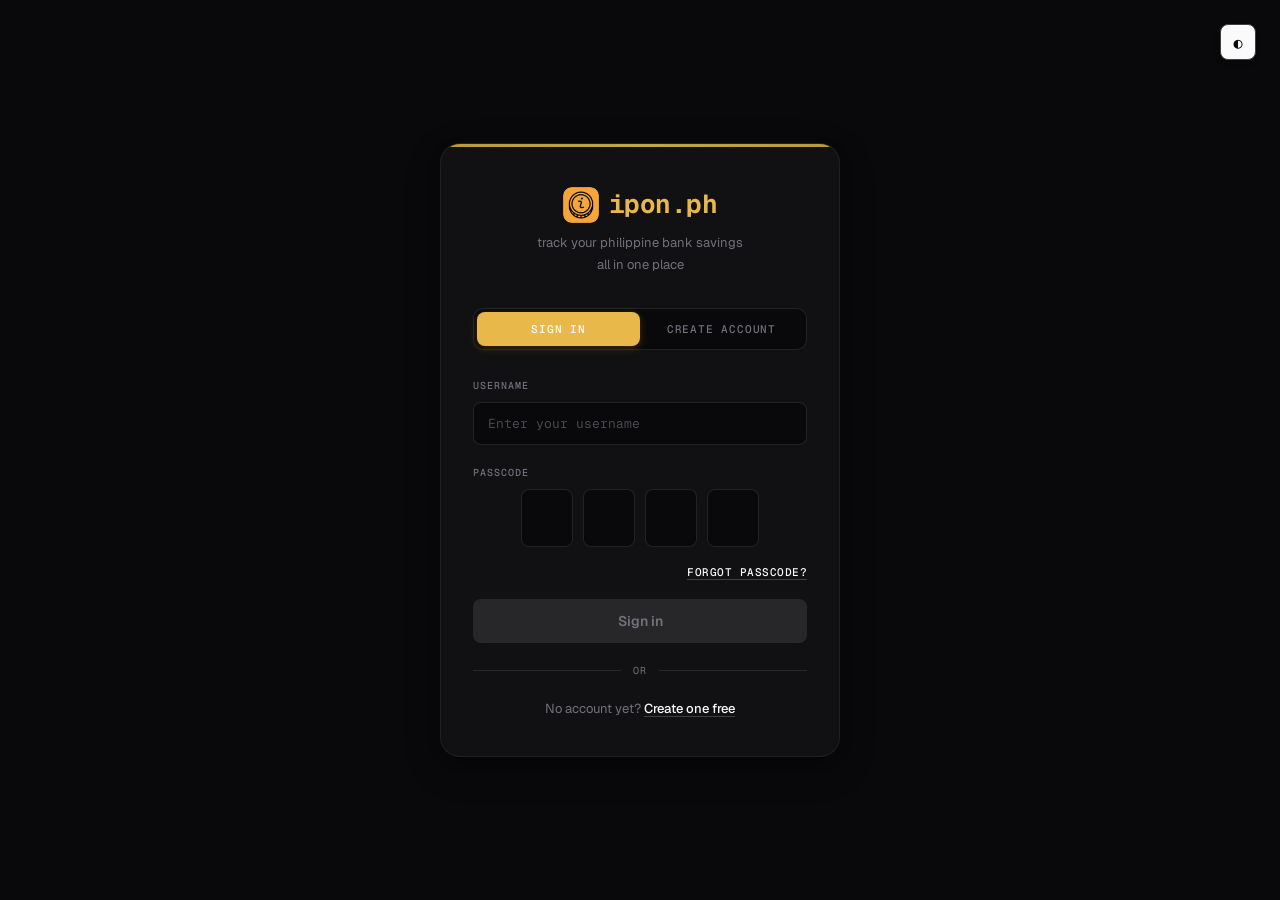
<file: login.html>
<!DOCTYPE html>
<html lang="en">
<head>
<meta charset="UTF-8">
<meta name="viewport" content="width=device-width, initial-scale=1.0">
<meta name="color-scheme" content="light dark">
<title>ipon.ph — sign in</title>
<link rel="icon" type="image/png" href="favicon.png">
<link href="https://fonts.googleapis.com/css2?family=Geist:wght@300;400;500;600;700&family=Geist+Mono:wght@400;500;600&display=swap" rel="stylesheet">
<style>
  :root {
    --bg: #fafafa;
    --bg-elevated: #ffffff;
    --ink: #0a0a0a;
    --ink-secondary: #525252;
    --ink-tertiary: #a3a3a3;
    --gray-50: #fafafa;
    --gray-100: #f5f5f5;
    --gray-200: #e5e5e5;
    --gray-300: #d4d4d4;
    --gray-400: #a3a3a3;
    --gray-500: #737373;
    --gray-600: #525252;
    --accent: #d4a017;
    --accent-bright: #e8b84b;
    --accent-dim: rgba(212, 160, 23, 0.08);
    --accent-mid: rgba(212, 160, 23, 0.18);
    --green: #16a34a;
    --green-dim: rgba(22, 163, 74, 0.1);
    --border: rgba(0, 0, 0, 0.06);
    --border-strong: rgba(0, 0, 0, 0.1);
    --shadow-sm: 0 1px 2px rgba(0, 0, 0, 0.04);
    --shadow-md: 0 4px 12px rgba(0, 0, 0, 0.06), 0 1px 3px rgba(0, 0, 0, 0.04);
    --shadow-lg: 0 12px 40px -8px rgba(0, 0, 0, 0.1), 0 4px 12px rgba(0, 0, 0, 0.04);
    --shadow-xl: 0 24px 64px -16px rgba(0, 0, 0, 0.12), 0 8px 24px rgba(0, 0, 0, 0.06);
    --radius-sm: 8px;
    --radius-md: 12px;
    --radius-lg: 16px;
    --radius-xl: 20px;
  }

  html.dark {
    --bg: #09090b;
    --bg-elevated: #111113;
    --ink: #fafafa;
    --ink-secondary: #a1a1aa;
    --ink-tertiary: #71717a;
    --gray-50: #18181b;
    --gray-100: #1c1c20;
    --gray-200: #27272a;
    --gray-300: #3f3f46;
    --gray-400: #71717a;
    --gray-500: #a1a1aa;
    --gray-600: #d4d4d8;
    --accent: #e8b84b;
    --accent-bright: #f0c85a;
    --accent-dim: rgba(232, 184, 75, 0.08);
    --accent-mid: rgba(232, 184, 75, 0.18);
    --green: #22c55e;
    --green-dim: rgba(34, 197, 94, 0.1);
    --border: rgba(255, 255, 255, 0.06);
    --border-strong: rgba(255, 255, 255, 0.1);
    --shadow-sm: 0 1px 2px rgba(0, 0, 0, 0.2);
    --shadow-md: 0 4px 12px rgba(0, 0, 0, 0.25), 0 1px 3px rgba(0, 0, 0, 0.15);
    --shadow-lg: 0 12px 40px -8px rgba(0, 0, 0, 0.4), 0 4px 12px rgba(0, 0, 0, 0.2);
    --shadow-xl: 0 24px 64px -16px rgba(0, 0, 0, 0.5), 0 8px 24px rgba(0, 0, 0, 0.25);
  }

  *, *::before, *::after { box-sizing: border-box; margin: 0; padding: 0; }

  body {
    background: var(--bg);
    color: var(--ink);
    font-family: 'Geist', system-ui, -apple-system, sans-serif;
    font-size: 15px;
    line-height: 1.6;
    min-height: 100vh;
    min-height: 100svh;
    display: flex;
    align-items: center;
    justify-content: center;
    padding: 24px;
    -webkit-font-smoothing: antialiased;
    -moz-osx-font-smoothing: grayscale;
    transition: background-color 0.4s ease, color 0.4s ease;
  }

  @media (prefers-color-scheme: dark) {
    html:not(.light) { color-scheme: dark; }
  }

  ::selection {
    background: var(--accent-mid);
    color: var(--ink);
  }

  /* Theme Toggle */
  .theme-toggle {
    position: fixed;
    top: 24px;
    right: 24px;
    z-index: 100;
    width: 36px;
    height: 36px;
    border-radius: 8px;
    background: var(--bg-elevated);
    border: 1px solid var(--gray-200);
    color: var(--ink);
    cursor: pointer;
    display: flex;
    align-items: center;
    justify-content: center;
    font-size: 15px;
    font-family: 'Geist Mono', monospace;
    transition: all 0.2s ease;
    box-shadow: 0 4px 12px -4px rgba(0,0,0,0.12);
  }

  .theme-toggle:hover {
    border-color: var(--gray-300);
    box-shadow: 0 8px 22px -14px rgba(0,0,0,0.25);
  }

  html.dark .theme-toggle {
    background: var(--ink);
    color: var(--bg);
    border-color: var(--gray-300);
  }

  html.dark .theme-toggle:hover {
    border-color: var(--gray-400);
  }

  /* Auth Wrapper */
  .auth-wrap {
    width: 100%;
    max-width: 400px;
    animation: fadeUp 600ms cubic-bezier(0.16, 1, 0.3, 1) both;
    animation-delay: 50ms;
  }

  .auth-wrap.exit {
    opacity: 0;
    transform: translateY(-28px);
    transition: opacity 0.3s ease, transform 0.3s ease;
  }

  /* Auth Box */
  .auth-box {
    background: var(--bg-elevated);
    border: 1px solid var(--border);
    border-radius: var(--radius-xl);
    padding: 40px 32px 36px;
    box-shadow: var(--shadow-lg);
    position: relative;
    overflow: hidden;
  }

  .auth-box::before {
    content: '';
    position: absolute;
    top: 0;
    left: 0;
    right: 0;
    height: 3px;
    background: linear-gradient(90deg, var(--accent), var(--accent-bright), var(--accent));
    opacity: 0.8;
  }

  /* Logo */
  .auth-logo {
    font-family: 'Geist Mono', monospace;
    font-size: 26px;
    font-weight: 700;
    color: var(--accent);
    text-align: center;
    margin-bottom: 6px;
    letter-spacing: -0.5px;
    display: flex;
    align-items: center;
    justify-content: center;
    gap: 10px;
  }

  .logo-img {
    width: 36px;
    height: 36px;
    border-radius: 8px;
  }

  /* Tagline */
  .auth-tagline {
    text-align: center;
    color: var(--ink-tertiary);
    font-size: 13px;
    margin-bottom: 32px;
    line-height: 1.7;
  }

  /* Tabs */
  .auth-tabs {
    display: flex;
    background: var(--bg);
    border: 1px solid var(--border-strong);
    border-radius: 10px;
    padding: 3px;
    margin-bottom: 28px;
  }

  .auth-tab {
    flex: 1;
    padding: 10px;
    border: none;
    background: none;
    border-radius: 8px;
    font-family: 'Geist Mono', monospace;
    font-size: 11px;
    font-weight: 500;
    text-transform: uppercase;
    letter-spacing: 0.8px;
    color: var(--ink-tertiary);
    cursor: pointer;
    transition: all 0.25s cubic-bezier(0.16, 1, 0.3, 1);
  }

  .auth-tab.active {
    background: var(--accent);
    color: #fff;
    box-shadow: 0 2px 8px rgba(212, 160, 23, 0.25);
  }

  .auth-tab:not(.active):hover {
    color: var(--ink);
    background: var(--accent-dim);
  }

  /* Forms */
  .auth-form { display: none; }
  .auth-form.active { display: block; animation: fadeUp 300ms ease both; }

  .form-group { margin-bottom: 20px; }

  .form-label {
    display: block;
    font-family: 'Geist Mono', monospace;
    font-size: 10px;
    font-weight: 500;
    letter-spacing: 1px;
    text-transform: uppercase;
    color: var(--ink-tertiary);
    margin-bottom: 8px;
  }

  .form-control {
    width: 100%;
    background: #ffffff;
    border: 1px solid var(--border-strong);
    border-radius: var(--radius-sm);
    padding: 12px 14px;
    color: var(--ink);
    font-family: 'Geist Mono', monospace;
    font-size: 13px;
    outline: none;
    transition: all 0.2s ease;
  }

  html.dark .form-control {
    background: var(--bg);
  }

  .form-control:focus {
    border-color: var(--accent);
    box-shadow: 0 0 0 3px var(--accent-dim);
  }

  .form-control::placeholder {
    color: var(--ink-tertiary);
    opacity: 0.6;
  }

  /* Passcode Toggle */
  .input-wrap { position: relative; }
  .input-wrap .form-control { padding-right: 44px; }

  .toggle-pw {
    position: absolute;
    right: 12px;
    top: 50%;
    transform: translateY(-50%);
    background: none;
    border: none;
    color: var(--ink-tertiary);
    cursor: pointer;
    font-size: 14px;
    padding: 0;
    line-height: 1;
    transition: color 0.15s ease;
  }

  .toggle-pw:hover { color: var(--ink); }

  /* OTP Input Group */
  .otp-group {
    display: flex;
    gap: 10px;
    justify-content: center;
  }

  .otp-input {
    width: 52px;
    height: 58px;
    text-align: center;
    font-family: 'Geist Mono', monospace;
    font-size: 22px;
    font-weight: 600;
    background: #ffffff;
    border: 1.5px solid var(--border-strong);
    border-radius: var(--radius-sm);
    color: var(--ink);
    outline: none;
    transition: all 0.2s ease;
    caret-color: var(--accent);
  }

  html.dark .otp-input {
    background: var(--bg);
  }

  .otp-input:focus {
    border-color: var(--accent);
    box-shadow: 0 0 0 3px var(--accent-dim);
  }

  .otp-input.filled {
    border-color: var(--accent);
    background: var(--accent-dim);
  }

  .otp-input.error {
    border-color: #dc2626;
    animation: shake 0.3s ease;
  }

  @keyframes shake {
    0%, 100% { transform: translateX(0); }
    25% { transform: translateX(-4px); }
    75% { transform: translateX(4px); }
  }

  /* Error */
  .auth-error {
    background: rgba(220, 38, 38, 0.06);
    border: 1px solid rgba(220, 38, 38, 0.12);
    border-radius: var(--radius-sm);
    padding: 10px 14px;
    color: #dc2626;
    font-size: 13px;
    margin-bottom: 16px;
    display: none;
    line-height: 1.5;
  }

  .auth-error.show { display: block; animation: fadeUp 200ms ease; }

  /* Primary Button */
  .btn-primary {
    width: 100%;
    background: linear-gradient(135deg, var(--accent), var(--accent-bright));
    color: #fff;
    border: none;
    border-radius: var(--radius-sm);
    padding: 13px;
    font-family: 'Geist', system-ui, sans-serif;
    font-size: 14px;
    font-weight: 600;
    cursor: pointer;
    margin-top: 8px;
    transition: all 0.25s cubic-bezier(0.16, 1, 0.3, 1);
    display: flex;
    align-items: center;
    justify-content: center;
    gap: 8px;
    box-shadow: 0 2px 8px rgba(212, 160, 23, 0.25);
  }

  .btn-primary:hover {
    transform: translateY(-1px);
    box-shadow: 0 4px 16px rgba(212, 160, 23, 0.35);
  }

  .btn-primary:active {
    transform: translateY(0);
  }

  .btn-primary:disabled {
    opacity: 0.5;
    cursor: not-allowed;
    transform: none;
    box-shadow: none;
  }

  .btn-primary.empty {
    background: var(--gray-200);
    color: var(--ink-tertiary);
    box-shadow: none;
  }

  .btn-primary.empty:hover {
    transform: none;
    box-shadow: none;
    opacity: 0.8;
  }

  /* Spinner */
  .spinner {
    width: 14px;
    height: 14px;
    border: 2px solid rgba(255, 255, 255, 0.3);
    border-top-color: #fff;
    border-radius: 50%;
    animation: spin 0.6s linear infinite;
  }

  /* Divider */
  .auth-divider {
    display: flex;
    align-items: center;
    gap: 12px;
    margin: 20px 0;
    color: var(--ink-tertiary);
    font-family: 'Geist Mono', monospace;
    font-size: 10px;
    text-transform: uppercase;
    letter-spacing: 1px;
  }

  .auth-divider::before,
  .auth-divider::after {
    content: '';
    flex: 1;
    height: 1px;
    background: var(--border-strong);
  }

  /* Footer */
  .auth-footer {
    text-align: center;
    color: var(--ink-tertiary);
    font-size: 13px;
    margin-top: 16px;
  }

  .auth-link {
    color: var(--ink);
    cursor: pointer;
    font-weight: 500;
    text-decoration: underline;
    text-underline-offset: 3px;
    text-decoration-color: var(--gray-300);
    transition: text-decoration-color 0.15s ease;
  }

  .auth-link:hover {
    text-decoration-color: var(--ink);
  }

  /* Forgot Link */
  .forgot-link {
    text-align: right;
    margin-top: -8px;
    margin-bottom: 16px;
  }

  .forgot-link .auth-link {
    font-family: 'Geist Mono', monospace;
    font-size: 11px;
    text-transform: uppercase;
    letter-spacing: 0.5px;
  }

  /* Forgot Passcode Modal */
  #forgotModal {
    position: fixed;
    inset: 0;
    z-index: 1000;
    background: rgba(0, 0, 0, 0.4);
    backdrop-filter: blur(12px);
    -webkit-backdrop-filter: blur(12px);
    display: none;
    justify-content: center;
    align-items: center;
    padding: 24px;
  }

  #forgotModal .modal-panel {
    background: var(--bg-elevated);
    border: 1px solid var(--border);
    border-radius: var(--radius-xl);
    padding: 32px;
    max-width: 400px;
    width: 100%;
    animation: scaleIn 250ms cubic-bezier(0.16, 1, 0.3, 1);
    box-shadow: var(--shadow-xl);
  }

  #forgotModal .modal-title {
    font-family: 'Geist', system-ui, sans-serif;
    font-size: 18px;
    font-weight: 600;
    margin-bottom: 8px;
  }

  #forgotModal .modal-sub {
    color: var(--ink-tertiary);
    font-size: 13px;
    margin-bottom: 24px;
    line-height: 1.6;
  }

  #forgotModal .modal-actions {
    display: flex;
    gap: 10px;
    margin-top: 20px;
  }

  #forgotModal .btn-cancel {
    flex: 1;
    background: var(--bg);
    border: 1px solid var(--border-strong);
    border-radius: var(--radius-sm);
    padding: 11px;
    color: var(--ink);
    cursor: pointer;
    font-family: 'Geist', system-ui, sans-serif;
    font-size: 14px;
    transition: all 0.2s ease;
  }

  #forgotModal .btn-cancel:hover {
    border-color: var(--gray-400);
    background: var(--gray-50);
  }

  #forgotModal .btn-submit {
    flex: 1;
    background: linear-gradient(135deg, var(--accent), var(--accent-bright));
    border: none;
    border-radius: var(--radius-sm);
    padding: 11px;
    color: #fff;
    cursor: pointer;
    font-family: 'Geist', system-ui, sans-serif;
    font-size: 14px;
    font-weight: 600;
    transition: all 0.25s cubic-bezier(0.16, 1, 0.3, 1);
    box-shadow: 0 2px 8px rgba(212, 160, 23, 0.25);
  }

  #forgotModal .btn-submit:hover {
    transform: translateY(-1px);
    box-shadow: 0 4px 16px rgba(212, 160, 23, 0.35);
  }

  /* Animations */
  @keyframes fadeUp {
    from { opacity: 0; transform: translateY(16px); }
    to { opacity: 1; transform: translateY(0); }
  }

  @keyframes scaleIn {
    from { opacity: 0; transform: scale(0.96); }
    to { opacity: 1; transform: scale(1); }
  }

  @keyframes spin {
    to { transform: rotate(360deg); }
  }

  /* Reduced Motion */
  @media (prefers-reduced-motion: reduce) {
    *, *::before, *::after {
      animation-duration: 0.01ms !important;
      transition-duration: 0.01ms !important;
    }
  }
</style>
</head>
<body>
<button class="theme-toggle" onclick="toggleTheme()" id="themeToggle" title="Toggle theme">◐</button>

<div class="auth-wrap" id="authWrap">
  <div class="auth-box">
    <div class="auth-logo"><img src="favicon.png" alt="ipon.ph" class="logo-img">ipon.ph</div>
    <div class="auth-tagline">track your philippine bank savings<br>all in one place</div>

    <div class="auth-tabs" id="authTabs">
      <button class="auth-tab active" id="tabLogin" onclick="switchTab('login')">Sign in</button>
      <button class="auth-tab" id="tabSignup" onclick="switchTab('signup')">Create account</button>
    </div>

    <!-- LOGIN -->
    <div class="auth-form active" id="loginForm">
      <div class="auth-error" id="loginError"></div>
      <div class="form-group">
        <label class="form-label">Username</label>
        <input type="text" class="form-control" id="loginUsername" placeholder="Enter your username" autocomplete="username">
      </div>
      <div class="form-group">
        <label class="form-label">Passcode</label>
        <div class="otp-group" id="loginOtp">
          <input type="password" class="otp-input" inputmode="numeric" maxlength="1" data-index="0">
          <input type="password" class="otp-input" inputmode="numeric" maxlength="1" data-index="1">
          <input type="password" class="otp-input" inputmode="numeric" maxlength="1" data-index="2">
          <input type="password" class="otp-input" inputmode="numeric" maxlength="1" data-index="3">
        </div>
      </div>
      <div class="forgot-link"><span class="auth-link" onclick="showForgotModal()">forgot passcode?</span></div>
      <button class="btn-primary empty" id="loginBtn" onclick="doLogin()">Sign in</button>
      <div class="auth-divider">or</div>
      <div class="auth-footer">No account yet? <span class="auth-link" onclick="switchTab('signup')">Create one free</span></div>
    </div>

    <!-- SIGNUP -->
    <div class="auth-form" id="signupForm">
      <div class="auth-error" id="signupError"></div>
      <div class="form-group">
        <label class="form-label">Full Name</label>
        <input type="text" class="form-control" id="signupName" placeholder="e.g. juan dela cruz">
      </div>
      <div class="form-group">
        <label class="form-label">Username</label>
        <input type="text" class="form-control" id="signupUsername" placeholder="letters, numbers, underscores">
      </div>
      <div class="form-group">
        <label class="form-label">Passcode</label>
        <div class="otp-group" id="signupOtp">
          <input type="password" class="otp-input" inputmode="numeric" maxlength="1" data-index="0">
          <input type="password" class="otp-input" inputmode="numeric" maxlength="1" data-index="1">
          <input type="password" class="otp-input" inputmode="numeric" maxlength="1" data-index="2">
          <input type="password" class="otp-input" inputmode="numeric" maxlength="1" data-index="3">
        </div>
      </div>
      <div class="form-group">
        <label class="form-label">Confirm Passcode</label>
        <div class="otp-group" id="signupConfirmOtp">
          <input type="password" class="otp-input" inputmode="numeric" maxlength="1" data-index="0">
          <input type="password" class="otp-input" inputmode="numeric" maxlength="1" data-index="1">
          <input type="password" class="otp-input" inputmode="numeric" maxlength="1" data-index="2">
          <input type="password" class="otp-input" inputmode="numeric" maxlength="1" data-index="3">
        </div>
      </div>
      <button class="btn-primary empty" id="signupBtn" onclick="doSignup()">Create account</button>
      <div class="auth-divider">or</div>
      <div class="auth-footer">Already have an account? <span class="auth-link" onclick="switchTab('login')">Sign in</span></div>
    </div>
  </div>
</div>

<!-- FORGOT PASSCODE MODAL -->
<div id="forgotModal">
  <div class="modal-panel">
    <div class="modal-title">Reset Passcode</div>
    <div class="modal-sub">Enter your username and we'll generate a reset token.</div>
    <div class="auth-error" id="forgotError"></div>
    <div id="forgotSuccess" style="display:none;background:var(--green-dim);border:1px solid rgba(22,163,74,0.15);border-radius:8px;padding:10px 14px;color:var(--green);font-size:13px;margin-bottom:16px;line-height:1.5"></div>
    <div class="form-group">
      <label class="form-label">Username</label>
      <input type="text" class="form-control" id="forgotUsername" placeholder="Enter your username">
    </div>
    <div class="modal-actions">
      <button class="btn-cancel" onclick="closeForgotModal()">cancel</button>
      <button class="btn-submit" onclick="doForgotPassword()">Send reset</button>
    </div>
  </div>
</div>

<script type="module">
  const API = './api';

  // Theme Handling
  function initTheme() {
    const saved = localStorage.getItem('ipon_theme');
    if (saved === 'light') {
      document.documentElement.classList.add('light');
    } else {
      document.documentElement.classList.add('dark');
    }
    updateThemeIcon();
  }

  function toggleTheme() {
    const isDark = document.documentElement.classList.contains('dark');
    document.documentElement.classList.remove('dark', 'light');
    document.documentElement.classList.add(isDark ? 'light' : 'dark');
    localStorage.setItem('ipon_theme', isDark ? 'light' : 'dark');
    updateThemeIcon();
  }

  function updateThemeIcon() {
    const isDark = document.documentElement.classList.contains('dark');
    document.getElementById('themeToggle').textContent = isDark ? '◐' : '☀';
  }

  initTheme();

  if (localStorage.getItem('ipon_token') && localStorage.getItem('ipon_user')) {
    window.location.replace('dashboard.html');
  }

  function switchTab(tab) {
    document.getElementById('tabLogin').classList.toggle('active', tab === 'login');
    document.getElementById('tabSignup').classList.toggle('active', tab === 'signup');
    document.getElementById('loginForm').classList.toggle('active', tab === 'login');
    document.getElementById('signupForm').classList.toggle('active', tab === 'signup');
    document.getElementById('loginError').classList.remove('show');
    document.getElementById('signupError').classList.remove('show');
  }

  function showError(id, msg) {
    const el = document.getElementById(id);
    el.textContent = msg;
    el.classList.add('show');
  }

  function setLoading(btnId, loading, label) {
    const btn = document.getElementById(btnId);
    btn.disabled = loading;
    btn.innerHTML = loading ? '<div class="spinner"></div>' : label;
  }

  function navigate() {
    document.getElementById('authWrap').classList.add('exit');
    setTimeout(() => { window.location.href = 'dashboard.html'; }, 400);
  }

  // OTP Helpers
  function getOtpValue(groupId) {
    const inputs = document.getElementById(groupId).querySelectorAll('.otp-input');
    return Array.from(inputs).map(inp => inp.value).join('');
  }

  function clearOtpGroup(groupId) {
    const inputs = document.getElementById(groupId).querySelectorAll('.otp-input');
    inputs.forEach(inp => { inp.value = ''; inp.classList.remove('filled', 'error'); });
    inputs[0].focus();
  }

  function initOtpGroup(groupId, onComplete) {
    const group = document.getElementById(groupId);
    if (!group) return;
    const inputs = group.querySelectorAll('.otp-input');
    
    inputs.forEach((input, i) => {
      input.addEventListener('input', e => {
        e.target.value = e.target.value.replace(/[^0-9]/g, '');
        if (e.target.value) {
          e.target.classList.add('filled');
          if (i < inputs.length - 1) inputs[i + 1].focus();
        } else {
          e.target.classList.remove('filled');
        }
        const val = getOtpValue(groupId);
        if (val.length === 4 && onComplete) onComplete(val);
        updateLoginBtn();
        updateSignupBtn();
      });
      
      input.addEventListener('keydown', e => {
        if (e.key === 'Backspace' && !e.target.value && i > 0) {
          inputs[i - 1].focus();
          inputs[i - 1].value = '';
          inputs[i - 1].classList.remove('filled');
          updateLoginBtn();
          updateSignupBtn();
        }
        if (e.key === 'Enter') {
          const allGroups = ['loginOtp', 'signupOtp', 'signupConfirmOtp'];
          if (allGroups.includes(groupId)) {
            const val = getOtpValue('loginOtp');
            const signupVal = getOtpValue('signupOtp');
            const confirmVal = getOtpValue('signupConfirmOtp');
            if (groupId === 'loginOtp' && val.length === 4) doLogin();
            else if (groupId === 'signupConfirmOtp' && signupVal.length === 4 && confirmVal.length === 4) doSignup();
          }
        }
      });
      
      input.addEventListener('paste', e => {
        e.preventDefault();
        const pasted = (e.clipboardData || window.clipboardData).getData('text').replace(/[^0-9]/g, '').slice(0, 4);
        pasted.split('').forEach((digit, j) => {
          if (inputs[j]) {
            inputs[j].value = digit;
            inputs[j].classList.add('filled');
          }
        });
        if (pasted.length === 4 && onComplete) onComplete(pasted);
        inputs[Math.min(pasted.length, 3)].focus();
        updateLoginBtn();
        updateSignupBtn();
      });
      
      input.addEventListener('focus', () => input.select());
    });
  }

  async function doLogin() {
    const username = document.getElementById('loginUsername').value.trim();
    const passcode = getOtpValue('loginOtp');
    if (!username || passcode.length !== 4) return showError('loginError', 'Please fill in all fields.');

    setLoading('loginBtn', true, 'Sign in');
    try {
      const res = await fetch(`${API}/auth.php?action=login`, {
        method: 'POST',
        headers: { 'Content-Type': 'application/json' },
        body: JSON.stringify({ username, passcode }),
      });
      const data = await res.json();
      if (res.status === 429) { showError('loginError', data.error); return; }
      if (!res.ok) { showError('loginError', data.error || 'Login failed.'); return; }
      localStorage.setItem('ipon_token', data.token);
      localStorage.setItem('ipon_user', JSON.stringify(data.user));
      navigate();
    } catch (e) {
      showError('loginError', 'Network error. Please try again.');
    } finally {
      setLoading('loginBtn', false, 'Sign in');
    }
  }

  async function doSignup() {
    const name = document.getElementById('signupName').value.trim();
    const username = document.getElementById('signupUsername').value.trim();
    const passcode = getOtpValue('signupOtp');
    const confirm = getOtpValue('signupConfirmOtp');

    if (!name || !username || passcode.length !== 4 || confirm.length !== 4) return showError('signupError', 'Please fill in all fields.');
    if (username.length < 3) return showError('signupError', 'Username must be at least 3 characters.');
    if (username.length > 30) return showError('signupError', 'Username must be 30 characters or fewer.');
    if (!/^[a-zA-Z0-9_]+$/.test(username)) return showError('signupError', 'Username may only contain letters, numbers, and underscores.');
    if (!/^\d{4}$/.test(passcode)) return showError('signupError', 'Passcode must be exactly 4 digits.');
    if (passcode !== confirm) return showError('signupError', 'Passcodes do not match.');

    setLoading('signupBtn', true, 'Create account');
    try {
      const res = await fetch(`${API}/auth.php?action=signup`, {
        method: 'POST',
        headers: { 'Content-Type': 'application/json' },
        body: JSON.stringify({ name, username, passcode }),
      });
      const data = await res.json();
      if (!res.ok) { showError('signupError', data.error || 'Signup failed.'); return; }
      localStorage.setItem('ipon_token', data.token);
      localStorage.setItem('ipon_user', JSON.stringify(data.user));
      navigate();
    } catch (e) {
      showError('signupError', 'Network error. Please try again.');
    } finally {
      setLoading('signupBtn', false, 'Create account');
    }
  }

  // Button state toggling
  function updateLoginBtn() {
    const u = document.getElementById('loginUsername').value.trim();
    const p = getOtpValue('loginOtp');
    document.getElementById('loginBtn').classList.toggle('empty', !u || p.length !== 4);
  }
  function updateSignupBtn() {
    const n = document.getElementById('signupName').value.trim();
    const u = document.getElementById('signupUsername').value.trim();
    const p = getOtpValue('signupOtp');
    const c = getOtpValue('signupConfirmOtp');
    document.getElementById('signupBtn').classList.toggle('empty', !n || !u || p.length !== 4 || c.length !== 4);
  }

  document.getElementById('loginUsername').addEventListener('input', updateLoginBtn);
  document.getElementById('signupName').addEventListener('input', updateSignupBtn);
  document.getElementById('signupUsername').addEventListener('input', updateSignupBtn);

  initOtpGroup('loginOtp');
  initOtpGroup('signupOtp');
  initOtpGroup('signupConfirmOtp');
  updateLoginBtn();
  updateSignupBtn();

  // Expose functions for buttons
  window.toggleTheme = toggleTheme;
  window.switchTab = switchTab;
  window.doLogin = doLogin;
  window.doSignup = doSignup;
  window.showForgotModal = showForgotModal;
  window.closeForgotModal = closeForgotModal;
  window.doForgotPassword = doForgotPassword;

  function showForgotModal() {
    document.getElementById('forgotModal').style.display = 'flex';
    document.getElementById('forgotUsername').value = document.getElementById('loginUsername').value;
    document.getElementById('forgotError').classList.remove('show');
    document.getElementById('forgotSuccess').style.display = 'none';
  }

  function closeForgotModal() {
    document.getElementById('forgotModal').style.display = 'none';
  }

  async function doForgotPassword() {
    const username = document.getElementById('forgotUsername').value.trim();
    if (!username) {
      showError('forgotError', 'Please enter your username.');
      return;
    }

    try {
      const res = await fetch(`${API}/auth.php?action=forgot-password`, {
        method: 'POST',
        headers: { 'Content-Type': 'application/json' },
        body: JSON.stringify({ username }),
      });
      const data = await res.json();
      if (!res.ok) {
        showError('forgotError', data.error || 'Request failed.');
        return;
      }
      const s = document.getElementById('forgotSuccess');
      s.textContent = data.message;
      s.style.display = 'block';
      document.getElementById('forgotError').classList.remove('show');
    } catch (e) {
      showError('forgotError', 'Network error. Please try again.');
    }
  }
</script>
</body>
</html>
</file>
